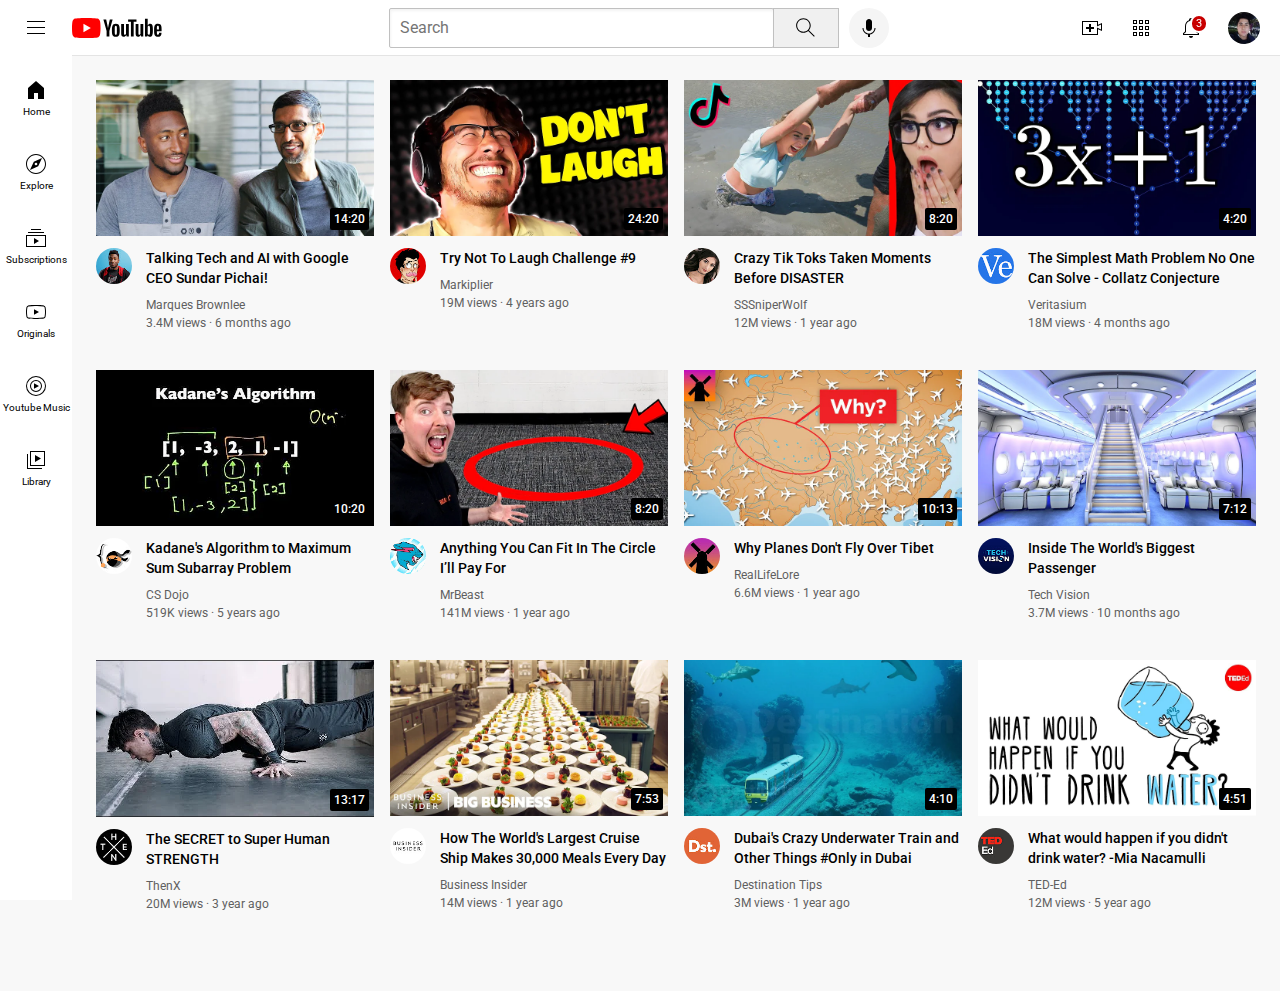
<file: index.html>
<!DOCTYPE html>
<html>
    <head>
        <title>Youtube.com Clone</title>

        <link rel="stylesheet" href="css/video.css">
        <link rel="stylesheet" href="css/header.css">
        <link rel="stylesheet" href="css/general.css">
        <link rel="stylesheet" href="css/sidebar.css">

        <link rel="preconnect" href="https://fonts.googleapis.com">
        <link rel="preconnect" href="https://fonts.gstatic.com" crossorigin>
        <link href="https://fonts.googleapis.com/css2?family=Roboto:wght@400;500;700&display=swap" rel="stylesheet">

    </head>
    <body>
        <header class="header">
            <div class="left-section">
                <img  class="hamburger-menu" src="icons/hamburger-menu.svg">
                <img class="youtube-logo" src="icons/youtube-logo.svg">
            </div>
            <div class="middle-section">
                <input  class="search-bar" type="text" placeholder="Search">
                <button class="search-button">
                    <img class="search-icon" src="icons/search.svg">
                    <div class="tooltip">Search</div>
                </button>
                <button class="voice-search-button">
                    <img class="voice-search-icon" src="icons/voice-search-icon.svg">
                    <div class="tooltip">Search with your voz</div>
                </button>
            </div>
            <div class="right-section">
                <div class="upload-icon-container">
                    <img class="upload-icon" src="icons/upload.svg">
                    <div class="tooltip">Create</div>
                </div>
                <div class="youtube-apps-icon-container">
                    <img class="youtube-apps-icon" src="icons/youtube-apps.svg">
                    <div class="tooltip">Youtube apps</div>
                </div>
                
                <div class="notification-icon-container">
                 <img class="notification-icon" src="icons/notifications.svg">
                 <div class="notification-count">3</div>
                 <div class="tooltip">Notifications</div>
                </div>
                <img class="current-user-picture" src="channel-picture/my-channel.jpeg">
            </div>
            
        </header>
        <nav class="sidebar">
            <div class="sidebar-link">
                <img src="img/home.svg">
                <div>Home</div>
            </div>
            <div class="sidebar-link">
                <img src="img/explore.svg">
                <div>Explore</div>
            </div>
            <div class="sidebar-link">
                <img src="img/subscriptions.svg">
                <div>Subscriptions</div>
            </div>
            <div class="sidebar-link">
                <img src="img/originals.svg">
                <div>Originals</div>
            </div>
            <div class="sidebar-link">
                <img src="img/youtube-music.svg">
                <div>Youtube Music</div>
            </div>
            <div class="sidebar-link">
                <img src="img/library.svg">
                <div>Library</div>
            </div>
        </nav>
        <main>
            <section class="video-grid">
                <div class="video-preview">
                    <div class="thumbnail-row">
                        <a href="https://www.youtube.com/watch?v=n2RNcPRtAiY">
                        <img class="thumbnail" src="thumbnails/thumbnail-1.webp">
                        </a>
                        <div class="video-time">14:20</div>
                    </div>
                    <div class="video-info-grid">
                        <div class="channel-picture">
                            <img class="profile-picture" src="channel-picture/channel-1.jpeg">
                        </div>
                        <div class="video-info">
                            <p class="video-title">Talking Tech and AI with Google CEO Sundar Pichai!</p>
                            <p class="video-author">Marques Brownlee</p>
                            <p class="video-stats">3.4M views &#183; 6 months ago</p>
                        </div>
                    </div>
                </div>

                <div class="video-preview">
                    <div class="thumbnail-row">
                        <a href="https://www.youtube.com/watch?v=mP0RAo9SKZk">
                        <img class="thumbnail" src="thumbnails/thumbnail-2.webp">
                        </a>
                        <div class="video-time">24:20</div>
                    </div>
                    <div class="video-info-grid">
                        <div class="channel-picture">
                            <img class="profile-picture" src="channel-picture/channel-2.jpeg">
                        </div>
                        <div class="video-info">
                            <p class="video-title">Try Not To Laugh Challenge #9</p>
                            <p class="video-author">Markiplier</p>
                            <p class="video-stats">19M views &#183; 4 years ago</p>
                        </div>
                    </div>
                </div>

                <div class="video-preview">
                    <div class="thumbnail-row">
                        <a href="https://www.youtube.com/watch?v=FgjPQQeTh1w">
                        <img class="thumbnail" src="thumbnails/thumbnail-3.webp">
                        </a>
                        <div class="video-time">8:20</div>
                    </div>
                    <div class="video-info-grid">
                        <div class="channel-picture">
                            <img class="profile-picture" src="channel-picture/channel-3.jpeg">
                        </div>
                        <div class="video-info">
                            <p class="video-title">Crazy Tik Toks Taken Moments Before DISASTER</p>
                            <p class="video-author">SSSniperWolf</p>
                            <p class="video-stats">12M views &#183; 1 year ago</p>
                        </div>
                    </div>
                </div>

                <div class="video-preview">
                    <div class="thumbnail-row">
                        <a href="https://www.youtube.com/watch?v=094y1Z2wpJg">
                        <img class="thumbnail" src="thumbnails/thumbnail-4.webp">
                        </a>
                        <div class="video-time">4:20</div>
                    </div>
                    <div class="video-info-grid">
                        <div class="channel-picture">
                            <img class="profile-picture" src="channel-picture/channel-4.jpeg">
                        </div>
                        <div class="video-info">
                            <p class="video-title">The Simplest Math Problem No One Can Solve - Collatz Conjecture</p>
                            <p class="video-author">Veritasium</p>
                            <p class="video-stats">18M views &#183; 4 months ago</p>
                        </div>
                    </div>
                </div>

                <div class="video-preview">
                    <div class="thumbnail-row">
                        <a href="https://www.youtube.com/watch?v=86CQq3pKSUw">
                        <img class="thumbnail" src="thumbnails/thumbnail-5.webp">
                        </a>    
                        <div class="video-time">10:20</div>
                    </div>
                    <div class="video-info-grid">
                        <div class="channel-picture">
                            <img class="profile-picture" src="channel-picture/channel-5.jpeg">
                        </div>
                        <div class="video-info">
                            <p class="video-title">Kadane's Algorithm to Maximum Sum Subarray Problem</p>
                            <p class="video-author">CS Dojo</p>
                            <p class="video-stats">519K views &#183; 5 years ago</p>
                        </div>
                    </div>
                </div>

                <div class="video-preview">
                    <div class="thumbnail-row">
                        <a href="https://www.youtube.com/watch?v=yXWw0_UfSFg">
                        <img class="thumbnail" src="thumbnails/thumbnail-6.webp">
                        </a>
                        <div class="video-time">8:20</div>
                    </div>
                    <div class="video-info-grid">
                        <div class="channel-picture">
                            <img class="profile-picture" src="channel-picture/channel-6.jpeg">
                        </div>
                        <div class="video-info">
                            <p class="video-title">Anything You Can Fit In The Circle I’ll Pay For</p>
                            <p class="video-author">MrBeast</p>
                            <p class="video-stats">141M views &#183; 1 year ago</p>
                        </div>
                    </div>
                </div>

                <div class="video-preview">
                    <div class="thumbnail-row">
                        <a href="https://www.youtube.com/watch?v=fNVa1qMbF9Y">
                        <img class="thumbnail" src="thumbnails/thumbnail-7.webp">
                        </a>
                        <div class="video-time">10:13</div>
                    </div>
                    <div class="video-info-grid">
                        <div class="channel-picture">
                            <img class="profile-picture" src="channel-picture/channel-7.jpeg">
                        </div>
                        <div class="video-info">
                            <p class="video-title">Why Planes Don't Fly Over Tibet</p>
                            <p class="video-author">RealLifeLore</p>
                            <p class="video-stats">6.6M views &#183; 1 year ago</p>
                        </div>
                    </div>
                </div>

                <div class="video-preview">
                    <div class="thumbnail-row">
                        <a href="https://www.youtube.com/watch?v=lFm4EM1juls">
                        <img class="thumbnail" src="thumbnails/thumbnail-8.webp">
                        </a>
                        <div class="video-time">7:12</div>
                    </div>
                    <div class="video-info-grid">
                        <div class="channel-picture">
                            <img class="profile-picture" src="channel-picture/channel-8.jpeg">
                        </div>
                        <div class="video-info">
                            <p class="video-title">Inside The World's Biggest Passenger</p>
                            <p class="video-author">Tech Vision</p>
                            <p class="video-stats">3.7M views &#183; 10 months ago</p>
                        </div>
                    </div>
                </div>

                <div class="video-preview">
                    <div class="thumbnail-row">
                        <a href="https://www.youtube.com/watch?v=ixmxOlcrlUc">
                        <img class="thumbnail" src="thumbnails/thumbnail-9.webp">
                        </a>
                        <div class="video-time">13:17</div>
                    </div>
                    <div class="video-info-grid">
                        <div class="channel-picture">
                            <img class="profile-picture" src="channel-picture/channel-9.jpeg">
                        </div>
                        <div class="video-info">
                            <p class="video-title">The SECRET to Super Human STRENGTH</p>
                            <p class="video-author">ThenX</p>
                            <p class="video-stats">20M views &#183; 3 year ago</p>
                        </div>
                    </div>
                </div>

                <div class="video-preview">
                    <div class="thumbnail-row">
                        <a href="https://www.youtube.com/watch?v=R2vXbFp5C9o">
                        <img class="thumbnail" src="thumbnails/thumbnail-10.webp">
                        </a>
                        <div class="video-time">7:53</div>
                    </div>
                    <div class="video-info-grid">
                        <div class="channel-picture">
                            <img class="profile-picture" src="channel-picture/channel-10.jpeg">
                        </div>
                        <div class="video-info">
                            <p class="video-title">How The World's Largest Cruise Ship Makes 30,000 Meals Every Day</p>
                            <p class="video-author">Business Insider</p>
                            <p class="video-stats">14M views &#183; 1 year ago</p>
                        </div>
                    </div>
                </div>

                <div class="video-preview">
                    <div class="thumbnail-row">
                        <a href="https://www.youtube.com/watch?v=0nZuYyXET3s">
                        <img class="thumbnail" src="thumbnails/thumbnail-11.webp">
                        </a>
                        <div class="video-time">4:10</div>
                    </div>
                    <div class="video-info-grid">
                        <div class="channel-picture">
                            <img class="profile-picture" src="channel-picture/channel-11.jpeg">
                        </div>
                        <div class="video-info">
                            <p class="video-title">Dubai's Crazy Underwater Train and Other Things #Only in Dubai</p>
                            <p class="video-author">Destination Tips</p>
                            <p class="video-stats">3M views &#183; 1 year ago</p>
                        </div>
                    </div>
                </div>

                <div class="video-preview">
                    <div class="thumbnail-row">
                        <a href="https://www.youtube.com/watch?v=9iMGFqMmUFs">
                        <img class="thumbnail" src="thumbnails/thumbnail-12.webp">
                        </a>
                        <div class="video-time">4:51</div>
                    </div>
                    <div class="video-info-grid">
                        <div class="channel-picture">
                            <img class="profile-picture" src="channel-picture/channel-12.jpeg">
                        </div>
                        <div class="video-info">
                            <p class="video-title">What would happen if you didn't drink water? -Mia Nacamulli</p>
                            <p class="video-author">TED-Ed</p>
                            <p class="video-stats">12M views &#183; 5 year ago</p>
                        </div>
                    </div>
                </div>
            </section>    
        </main>   
    </body>
    
</html>
</file>
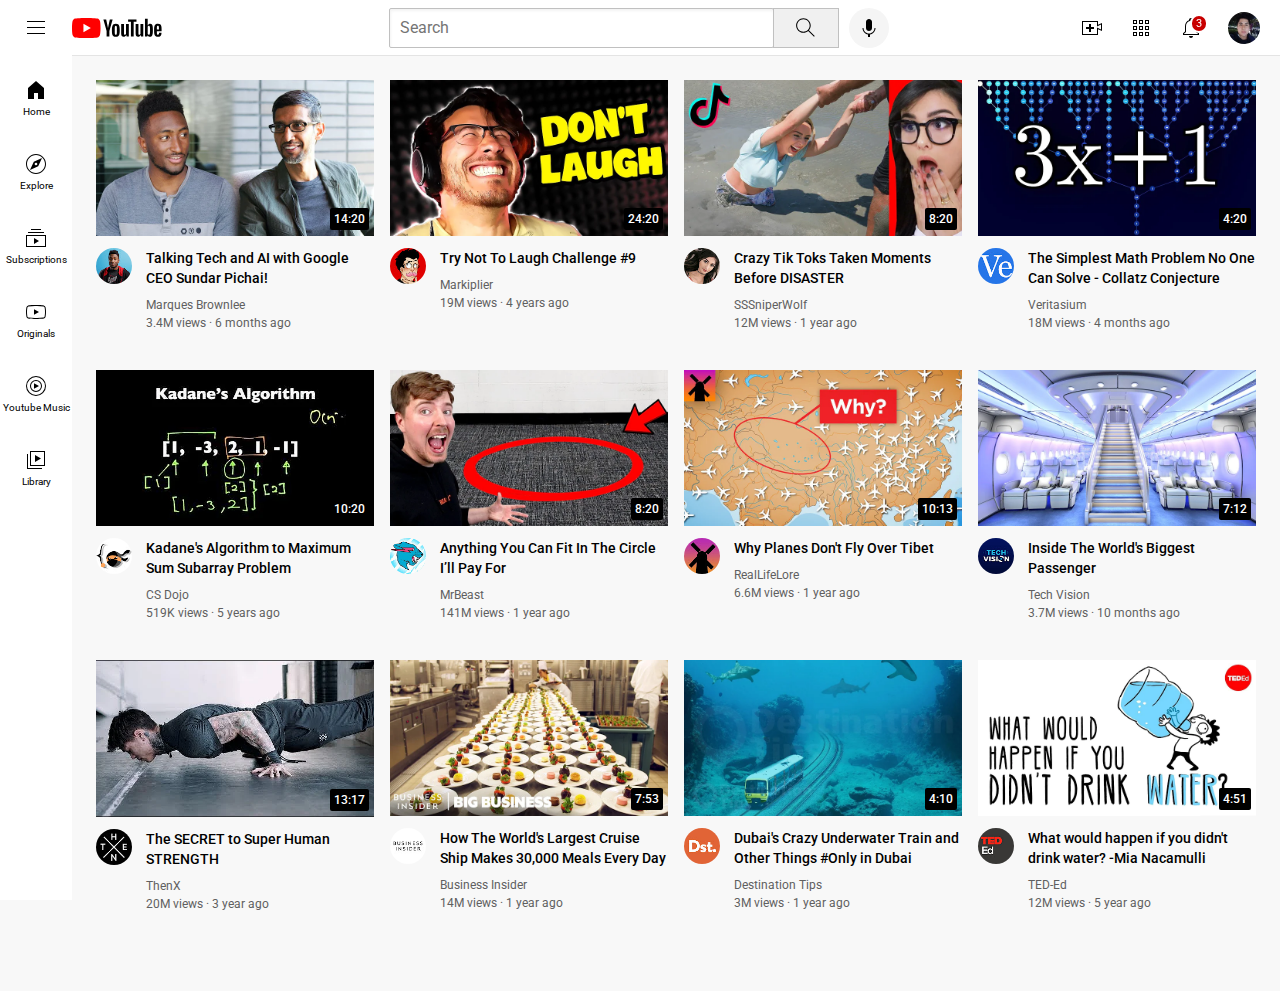
<file: Youtube.html>
<!DOCTYPE html>
<html>
    <head>
        <title>Youtube.com Clone</title>

        <link rel="stylesheet" href="css/video.css">
        <link rel="stylesheet" href="css/header.css">
        <link rel="stylesheet" href="css/general.css">
        <link rel="stylesheet" href="css/sidebar.css">

        <link rel="preconnect" href="https://fonts.googleapis.com">
        <link rel="preconnect" href="https://fonts.gstatic.com" crossorigin>
        <link href="https://fonts.googleapis.com/css2?family=Roboto:wght@400;500;700&display=swap" rel="stylesheet">

    </head>
    <body>
        <header class="header">
            <div class="left-section">
                <img  class="hamburger-menu" src="icons/hamburger-menu.svg">
                <img class="youtube-logo" src="icons/youtube-logo.svg">
            </div>
            <div class="middle-section">
                <input  class="search-bar" type="text" placeholder="Search">
                <button class="search-button">
                    <img class="search-icon" src="icons/search.svg">
                    <div class="tooltip">Search</div>
                </button>
                <button class="voice-search-button">
                    <img class="voice-search-icon" src="icons/voice-search-icon.svg">
                    <div class="tooltip">Search with your voz</div>
                </button>
            </div>
            <div class="right-section">
                <div class="upload-icon-container">
                    <img class="upload-icon" src="icons/upload.svg">
                    <div class="tooltip">Create</div>
                </div>
                <div class="youtube-apps-icon-container">
                    <img class="youtube-apps-icon" src="icons/youtube-apps.svg">
                    <div class="tooltip">Youtube apps</div>
                </div>
                
                <div class="notification-icon-container">
                 <img class="notification-icon" src="icons/notifications.svg">
                 <div class="notification-count">3</div>
                 <div class="tooltip">Notifications</div>
                </div>
                <img class="current-user-picture" src="channel-picture/my-channel.jpeg">
            </div>
            
        </header>
        <nav class="sidebar">
            <div class="sidebar-link">
                <img src="img/home.svg">
                <div>Home</div>
            </div>
            <div class="sidebar-link">
                <img src="img/explore.svg">
                <div>Explore</div>
            </div>
            <div class="sidebar-link">
                <img src="img/subscriptions.svg">
                <div>Subscriptions</div>
            </div>
            <div class="sidebar-link">
                <img src="img/originals.svg">
                <div>Originals</div>
            </div>
            <div class="sidebar-link">
                <img src="img/youtube-music.svg">
                <div>Youtube Music</div>
            </div>
            <div class="sidebar-link">
                <img src="img/library.svg">
                <div>Library</div>
            </div>
        </nav>
        <main>
            <section class="video-grid">
                <div class="video-preview">
                    <div class="thumbnail-row">
                        <a href="https://www.youtube.com/watch?v=n2RNcPRtAiY">
                        <img class="thumbnail" src="thumbnails/thumbnail-1.webp">
                        </a>
                        <div class="video-time">14:20</div>
                    </div>
                    <div class="video-info-grid">
                        <div class="channel-picture">
                            <img class="profile-picture" src="channel-picture/channel-1.jpeg">
                        </div>
                        <div class="video-info">
                            <p class="video-title">Talking Tech and AI with Google CEO Sundar Pichai!</p>
                            <p class="video-author">Marques Brownlee</p>
                            <p class="video-stats">3.4M views &#183; 6 months ago</p>
                        </div>
                    </div>
                </div>

                <div class="video-preview">
                    <div class="thumbnail-row">
                        <a href="https://www.youtube.com/watch?v=mP0RAo9SKZk">
                        <img class="thumbnail" src="thumbnails/thumbnail-2.webp">
                        </a>
                        <div class="video-time">24:20</div>
                    </div>
                    <div class="video-info-grid">
                        <div class="channel-picture">
                            <img class="profile-picture" src="channel-picture/channel-2.jpeg">
                        </div>
                        <div class="video-info">
                            <p class="video-title">Try Not To Laugh Challenge #9</p>
                            <p class="video-author">Markiplier</p>
                            <p class="video-stats">19M views &#183; 4 years ago</p>
                        </div>
                    </div>
                </div>

                <div class="video-preview">
                    <div class="thumbnail-row">
                        <a href="https://www.youtube.com/watch?v=FgjPQQeTh1w">
                        <img class="thumbnail" src="thumbnails/thumbnail-3.webp">
                        </a>
                        <div class="video-time">8:20</div>
                    </div>
                    <div class="video-info-grid">
                        <div class="channel-picture">
                            <img class="profile-picture" src="channel-picture/channel-3.jpeg">
                        </div>
                        <div class="video-info">
                            <p class="video-title">Crazy Tik Toks Taken Moments Before DISASTER</p>
                            <p class="video-author">SSSniperWolf</p>
                            <p class="video-stats">12M views &#183; 1 year ago</p>
                        </div>
                    </div>
                </div>

                <div class="video-preview">
                    <div class="thumbnail-row">
                        <a href="https://www.youtube.com/watch?v=094y1Z2wpJg">
                        <img class="thumbnail" src="thumbnails/thumbnail-4.webp">
                        </a>
                        <div class="video-time">4:20</div>
                    </div>
                    <div class="video-info-grid">
                        <div class="channel-picture">
                            <img class="profile-picture" src="channel-picture/channel-4.jpeg">
                        </div>
                        <div class="video-info">
                            <p class="video-title">The Simplest Math Problem No One Can Solve - Collatz Conjecture</p>
                            <p class="video-author">Veritasium</p>
                            <p class="video-stats">18M views &#183; 4 months ago</p>
                        </div>
                    </div>
                </div>

                <div class="video-preview">
                    <div class="thumbnail-row">
                        <a href="https://www.youtube.com/watch?v=86CQq3pKSUw">
                        <img class="thumbnail" src="thumbnails/thumbnail-5.webp">
                        </a>    
                        <div class="video-time">10:20</div>
                    </div>
                    <div class="video-info-grid">
                        <div class="channel-picture">
                            <img class="profile-picture" src="channel-picture/channel-5.jpeg">
                        </div>
                        <div class="video-info">
                            <p class="video-title">Kadane's Algorithm to Maximum Sum Subarray Problem</p>
                            <p class="video-author">CS Dojo</p>
                            <p class="video-stats">519K views &#183; 5 years ago</p>
                        </div>
                    </div>
                </div>

                <div class="video-preview">
                    <div class="thumbnail-row">
                        <a href="https://www.youtube.com/watch?v=yXWw0_UfSFg">
                        <img class="thumbnail" src="thumbnails/thumbnail-6.webp">
                        </a>
                        <div class="video-time">8:20</div>
                    </div>
                    <div class="video-info-grid">
                        <div class="channel-picture">
                            <img class="profile-picture" src="channel-picture/channel-6.jpeg">
                        </div>
                        <div class="video-info">
                            <p class="video-title">Anything You Can Fit In The Circle I’ll Pay For</p>
                            <p class="video-author">MrBeast</p>
                            <p class="video-stats">141M views &#183; 1 year ago</p>
                        </div>
                    </div>
                </div>

                <div class="video-preview">
                    <div class="thumbnail-row">
                        <a href="https://www.youtube.com/watch?v=fNVa1qMbF9Y">
                        <img class="thumbnail" src="thumbnails/thumbnail-7.webp">
                        </a>
                        <div class="video-time">10:13</div>
                    </div>
                    <div class="video-info-grid">
                        <div class="channel-picture">
                            <img class="profile-picture" src="channel-picture/channel-7.jpeg">
                        </div>
                        <div class="video-info">
                            <p class="video-title">Why Planes Don't Fly Over Tibet</p>
                            <p class="video-author">RealLifeLore</p>
                            <p class="video-stats">6.6M views &#183; 1 year ago</p>
                        </div>
                    </div>
                </div>

                <div class="video-preview">
                    <div class="thumbnail-row">
                        <a href="https://www.youtube.com/watch?v=lFm4EM1juls">
                        <img class="thumbnail" src="thumbnails/thumbnail-8.webp">
                        </a>
                        <div class="video-time">7:12</div>
                    </div>
                    <div class="video-info-grid">
                        <div class="channel-picture">
                            <img class="profile-picture" src="channel-picture/channel-8.jpeg">
                        </div>
                        <div class="video-info">
                            <p class="video-title">Inside The World's Biggest Passenger</p>
                            <p class="video-author">Tech Vision</p>
                            <p class="video-stats">3.7M views &#183; 10 months ago</p>
                        </div>
                    </div>
                </div>

                <div class="video-preview">
                    <div class="thumbnail-row">
                        <a href="https://www.youtube.com/watch?v=ixmxOlcrlUc">
                        <img class="thumbnail" src="thumbnails/thumbnail-9.webp">
                        </a>
                        <div class="video-time">13:17</div>
                    </div>
                    <div class="video-info-grid">
                        <div class="channel-picture">
                            <img class="profile-picture" src="channel-picture/channel-9.jpeg">
                        </div>
                        <div class="video-info">
                            <p class="video-title">The SECRET to Super Human STRENGTH</p>
                            <p class="video-author">ThenX</p>
                            <p class="video-stats">20M views &#183; 3 year ago</p>
                        </div>
                    </div>
                </div>

                <div class="video-preview">
                    <div class="thumbnail-row">
                        <a href="https://www.youtube.com/watch?v=R2vXbFp5C9o">
                        <img class="thumbnail" src="thumbnails/thumbnail-10.webp">
                        </a>
                        <div class="video-time">7:53</div>
                    </div>
                    <div class="video-info-grid">
                        <div class="channel-picture">
                            <img class="profile-picture" src="channel-picture/channel-10.jpeg">
                        </div>
                        <div class="video-info">
                            <p class="video-title">How The World's Largest Cruise Ship Makes 30,000 Meals Every Day</p>
                            <p class="video-author">Business Insider</p>
                            <p class="video-stats">14M views &#183; 1 year ago</p>
                        </div>
                    </div>
                </div>

                <div class="video-preview">
                    <div class="thumbnail-row">
                        <a href="https://www.youtube.com/watch?v=0nZuYyXET3s">
                        <img class="thumbnail" src="thumbnails/thumbnail-11.webp">
                        </a>
                        <div class="video-time">4:10</div>
                    </div>
                    <div class="video-info-grid">
                        <div class="channel-picture">
                            <img class="profile-picture" src="channel-picture/channel-11.jpeg">
                        </div>
                        <div class="video-info">
                            <p class="video-title">Dubai's Crazy Underwater Train and Other Things #Only in Dubai</p>
                            <p class="video-author">Destination Tips</p>
                            <p class="video-stats">3M views &#183; 1 year ago</p>
                        </div>
                    </div>
                </div>

                <div class="video-preview">
                    <div class="thumbnail-row">
                        <a href="https://www.youtube.com/watch?v=9iMGFqMmUFs">
                        <img class="thumbnail" src="thumbnails/thumbnail-12.webp">
                        </a>
                        <div class="video-time">4:51</div>
                    </div>
                    <div class="video-info-grid">
                        <div class="channel-picture">
                            <img class="profile-picture" src="channel-picture/channel-12.jpeg">
                        </div>
                        <div class="video-info">
                            <p class="video-title">What would happen if you didn't drink water? -Mia Nacamulli</p>
                            <p class="video-author">TED-Ed</p>
                            <p class="video-stats">12M views &#183; 5 year ago</p>
                        </div>
                    </div>
                </div>
            </section>    
        </main>   
    </body>
    
</html>
</file>
<file: css/video.css>
.thumbnail{
    width: 100%;
}

.video-title{
    margin-top: 0;
    font-size: 14px;
    font-weight: 500;
    line-height: 20px;
    margin-bottom: 10px;
}
.profile-picture{
/*Establecer que tenga tamaño de su contenedor*/
width: 36px;
border-radius: 50px;
}
.video-info-grid{
display: grid;
grid-template-columns: 50px 1fr;
}
.thumbnail-row{
margin-bottom: 8px;
position:relative;
}
.video-author,.video-stats
{
font-size: 12px;
color: rgb(96,96,96);
}
.video-author{
margin-bottom: 4px;
}
.video-grid{
display: grid;
grid-template-columns: 1fr 1fr 1fr;
column-gap: 16px;
row-gap:40px;;
}
@media (max-width:750px){
 .video-grid{
    grid-template-columns: 1fr 1fr;
 }
}
@media (min-width:751px) and (max-width:1999){
    .video-grid{
       grid-template-columns: 1fr 1fr 1fr;
    }
   }
@media (min-width:1200px){
    .video-grid{
       grid-template-columns: 1fr 1fr 1fr 1fr;
    }
   }

.video-time{
    background-color: black;
    color: white;
    position: absolute;
    bottom:10px;
    right: 5px;
    font-family: Roboto,Arial;
    font-size: 12px;
    font-weight: 500;
    padding: 4px;
    border-radius: 2px;
}
</file>
<file: css/header.css>
.header{
    height: 55px;
    display: flex;
    flex-direction: row;
    justify-content: space-between;
    position: fixed;
    top:0px;
    left: 0px;
    right: 0px;
    z-index: 1;
    background-color: white;
    border-bottom-width: 1px;
    border-bottom-style: solid;
    border-bottom-color: rgb(228, 228, 228);
}
.left-section{
    display: flex;
    align-items: center;
}
.middle-section{
    flex: 1;
    margin-left: 70px;
    margin-right: 35px;
    /*Limitando ancho de objeto*/
    max-width: 500px;
    display: flex;
    align-items: center;
}
.search-bar{
    flex: 1;
    height: 36px;
    padding-left: 10px;
    font-size: 16px;
    border: 1px solid rgb(192, 192, 192);
    border-radius:2px;
    width: 0px;
    box-shadow: inset 1px 2px 3px rgba(0, 0, 0, 0.05);
}
.search-bar::placeholder{
    font-family: Roboto,Arial;
    font-size: 16px;
}
.search-button{
    height: 40px;
    width: 66px;
    background-color: rgb(240,240,240);
    border-width: 1px;
    border-style: solid;
    border-color:rgb(192, 192, 192) ;
    margin-left: -1px;
    margin-right: 10px;
}
.voice-search-button, .search-button,
.upload-icon-container,
.youtube-apps-icon-container,
.notification-icon-container{
    position: relative;
    display: flex;
    justify-content: center;
    align-items: center;
}
.search-button .tooltip,
.voice-search-button .tooltip,
.upload-icon-container .tooltip,
.youtube-apps-icon-container .tooltip,
.notification-icon-container .tooltip{
    font-family: Roboto,Arial;
    position:absolute;
    background-color: gray;
    color: white;
    padding-top: 4px;
    padding-bottom: 4px;
    padding-left: 8px;
    padding-right: 8px;

    border-radius: 2px;

    font-size: 12px;

    bottom: -30px;
    opacity: 0;
    transition: opacity 0.15s;

    pointer-events: none;
    white-space: nowrap;
}
.search-button:hover .tooltip,
.voice-search-button:hover .tooltip,
.upload-icon-container:hover .tooltip,
.youtube-apps-icon-container:hover .tooltip,
.notification-icon-container:hover .tooltip{
opacity: 1;
}
.search-icon{
    height: 25px;
}
.voice-search-button{
    height: 40px;
    width: 40px;
    border-radius: 20px;
    border:none;
    background-color: rgb(245, 245,245);
}
.voice-search-icon{
    height: 24px;
}
.right-section{
    width: 180px;
    display: flex;
    align-items: center;
    justify-content: space-between;
    margin-right: 20px;
    /*No encoger*/
    flex-shrink: 0;
}
.upload-icon{
    height: 24px;
}
.youtube-apps-icon{
    height: 24px;
}
.notification-icon{
    height: 24px;
}
.notification-icon-container{
    position: relative;
}
.notification-count{
    position:absolute;
    top: -2px;
    right: -5px;
    background-color: rgb(200, 0, 0);
    color: white;
    font-family: Roboto,Arial;
    font-size: 11px;

    padding-left: 4px;
    padding-right: 4px;
    padding-top: 1px;
    padding-bottom: 1px;

    border-radius: 10px;
    border:solid 2px white;
}
.current-user-picture{
    height: 32px;
    border-radius: 16px;
}
.hamburger-menu{
    height: 24px;
    margin-left: 24px;
    margin-right: 24px;
}
.youtube-logo{
    height: 20px;
}
</file>
<file: css/general.css>
p{
    font-family: Roboto, Arial;
    margin-top: 0;
    margin-bottom: 0;
}
body{
    margin:0;
    padding-top: 80px;
    padding-left: 96px;
    padding-right: 24px;
    padding-bottom: 80px;
    background-color: rgb(248, 248, 248);
}
</file>
<file: css/sidebar.css>
.sidebar{
  position: fixed;
  left: 0;
  bottom: 0;
  top: 55px;
  background-color: white;
  width: 72px;
  z-index: 200;
  padding-top: 5px;
}
.sidebar-link{
  height: 74px;
  display: flex;
  justify-content: center;
  align-items: center;
  flex-direction: column;
  cursor: pointer;
}
.sidebar-link:hover{
  background-color: rgb(235,235,235);
}
.sidebar-link img{
  height: 24px;
  margin-bottom: 4px;
}
.sidebar-link div{
  font-family: Roboto,Arial;
  font-size: 10px;
}
</file>
